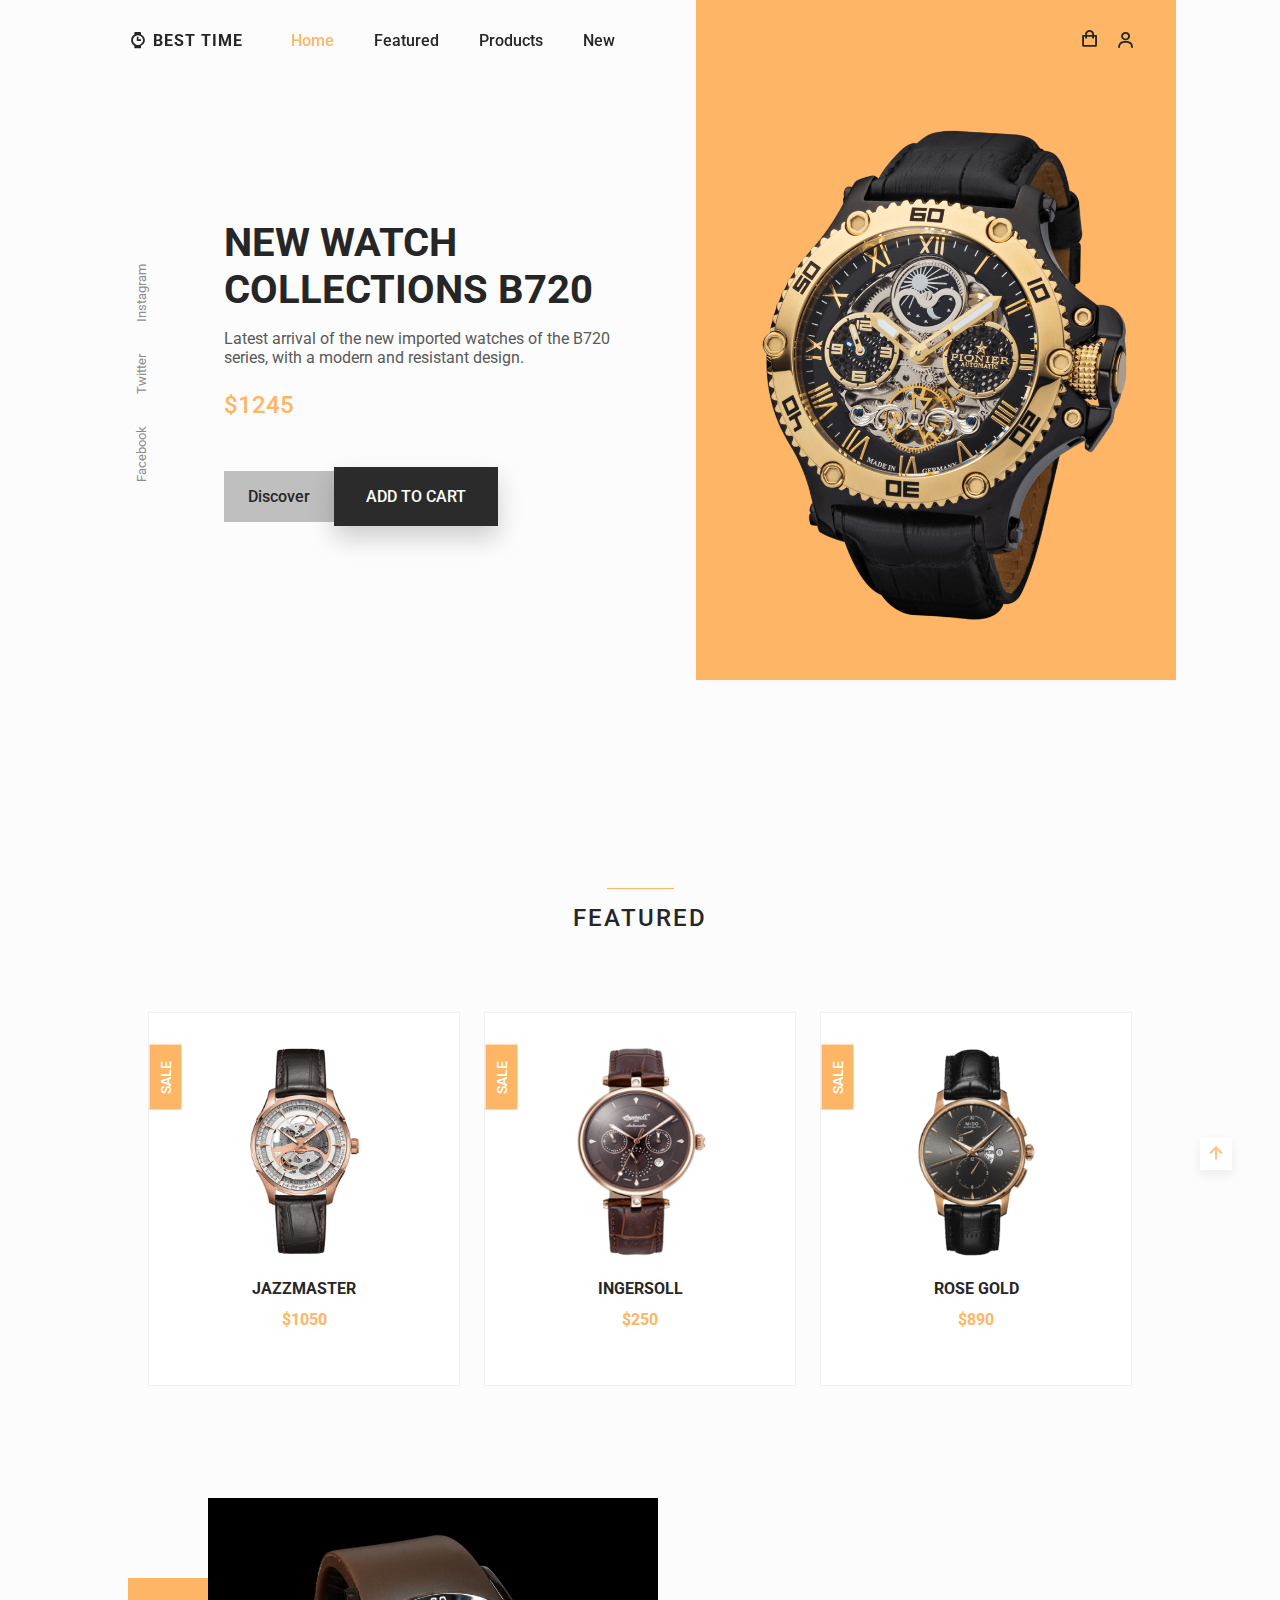
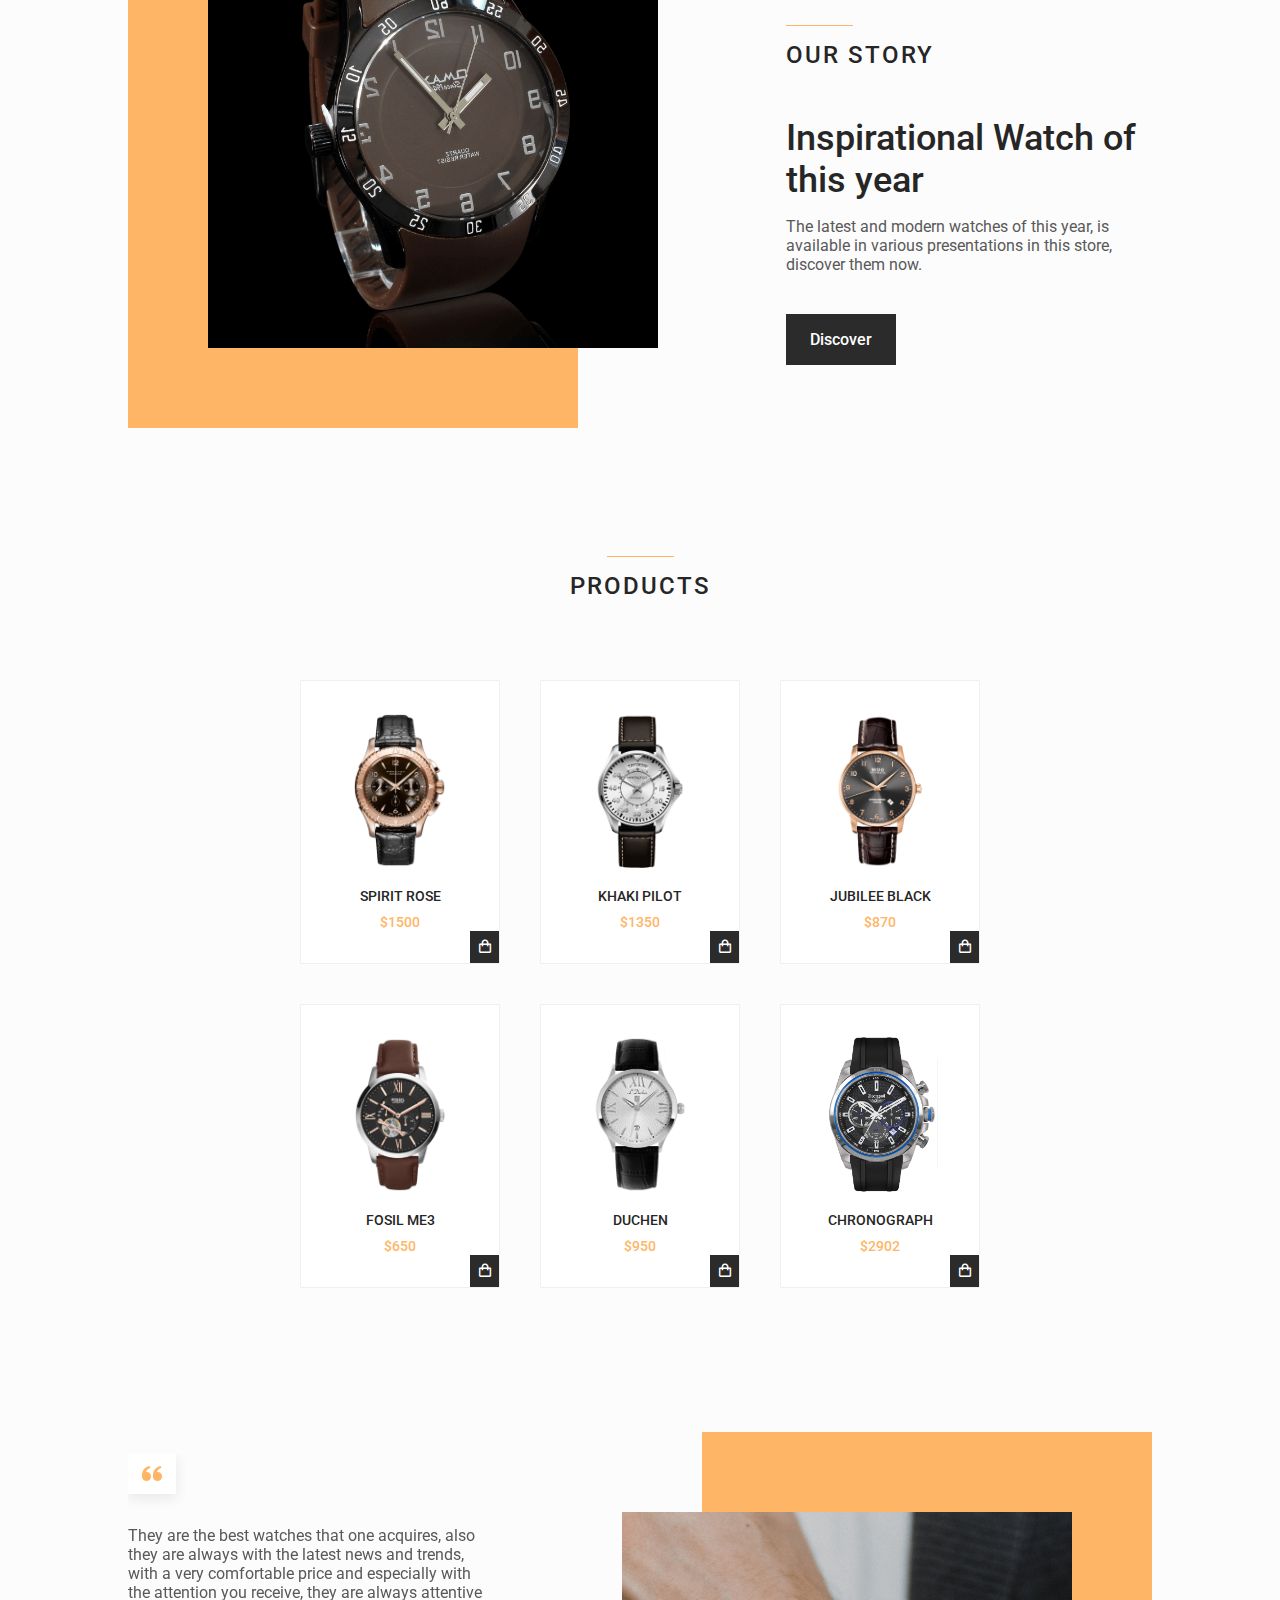
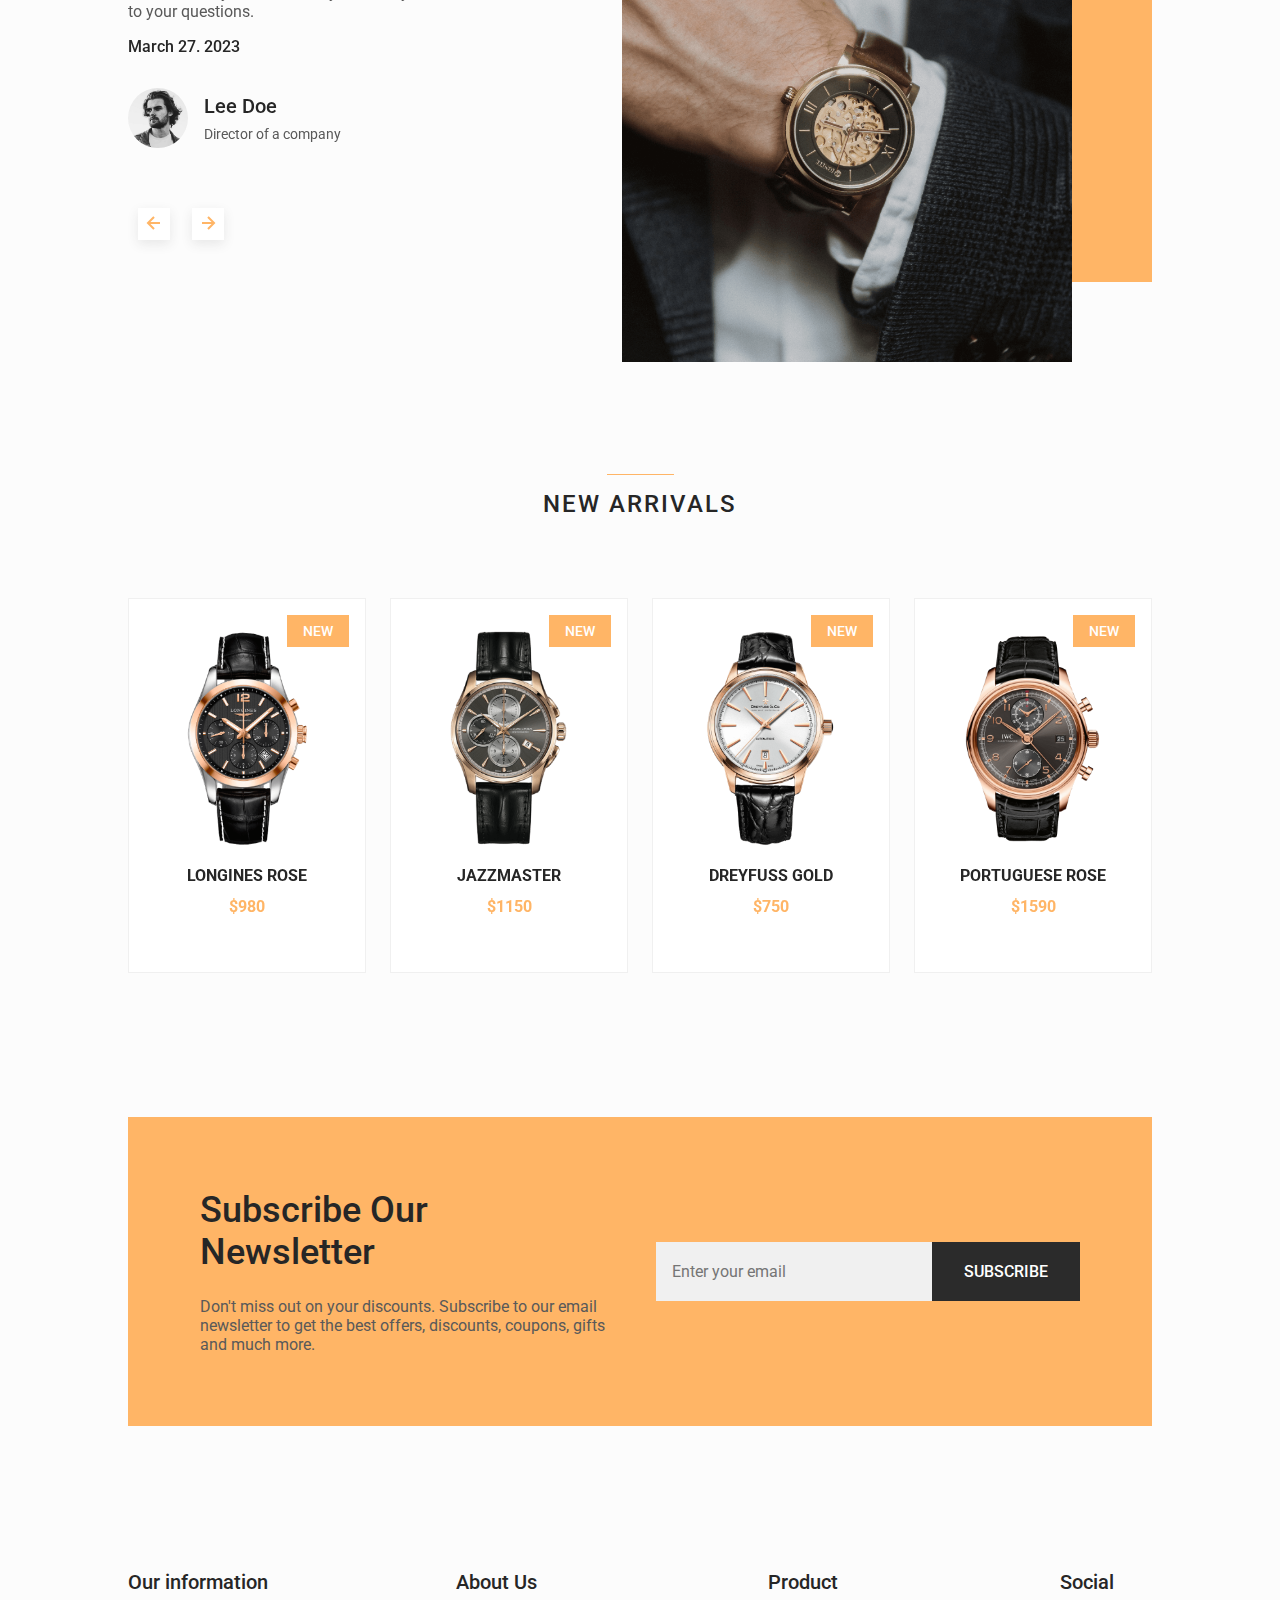
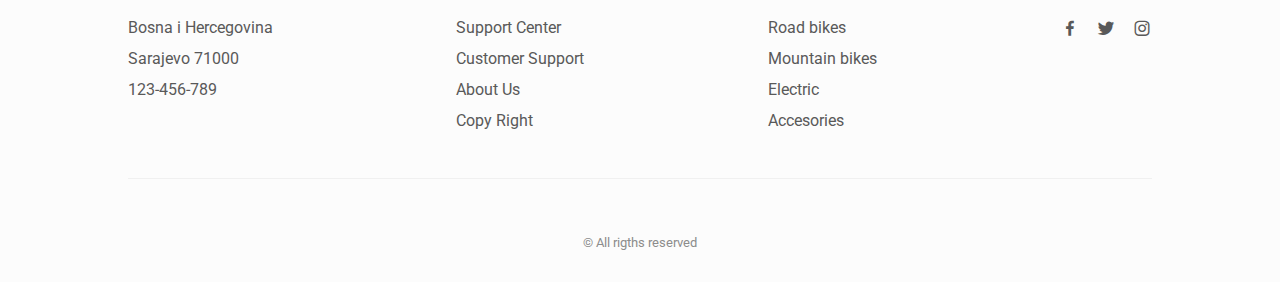
<file: responsive-watches-website-main/index.html>
<!DOCTYPE html>
    <html lang="en">
    <head>
        <meta charset="UTF-8">
        <meta name="viewport" content="width=device-width, initial-scale=1.0">

        <!--=============== FAVICON ===============-->
        <link rel="shortcut icon" href="assets/img/favicon.png" type="image/x-icon">

        <!--=============== BOXICONS ===============-->
        <link rel="stylesheet" href="https://cdn.jsdelivr.net/npm/boxicons@latest/css/boxicons.min.css">

        <!--=============== SWIPER CSS ===============--> 
        <link rel="stylesheet" href="assets/css/swiper-bundle.min.css">

        <!--=============== CSS ===============-->
        <link rel="stylesheet" href="assets/css/styles.css">

        <title>Best Time</title>
    </head>
    <body>
        <!--==================== HEADER ====================-->
        <header class="header" id="header">
            <nav class="nav container">
                <a href="#" class="nav__logo">
                    <i class='bx bxs-watch nav__logo-icon'></i> Best Time
                </a>
        
                <div class="nav__menu" id="nav-menu">
                    <ul class="nav__list">
                        <li class="nav__item">
                            <a href="#home" class="nav__link active-link">Home</a>
                        </li>
                        <li class="nav__item">
                            <a href="#featured" class="nav__link">Featured</a>
                        </li>
                        <li class="nav__item">
                            <a href="#products" class="nav__link">Products</a>
                        </li>
                        <li class="nav__item">
                            <a href="#new" class="nav__link">New</a>
                        </li>
                    </ul>
        
                    <div class="nav__close" id="nav-close">
                        <i class='bx bx-x'></i>
                    </div>
                </div>
        
                <div class="nav__btns">
                    <div class="nav__shop" id="cart-shop">
                        <i class='bx bx-shopping-bag'></i>
                    </div>
        
                    <div class="nav__user" id="user">
                        <i class='bx bx-user'></i>
                    </div>
            <!--Login and register forma-->
                    <div class="login-register-form" id="login-register-form">
                        <h2>Login or Register</h2>
                        <form id="login-form">
                            <input type="text" placeholder="Username">
                            <input type="password" placeholder="Password">
                            <button type="submit">Login</button>
                        </form>
                        <form id="register-form" style="display: none;">
                            <input type="text" placeholder="Username">
                            <input type="email" placeholder="Email">
                            <input type="password" placeholder="Password">
                            <button type="submit">Register</button>
                        </form>
                        <p id="toggle-link">Don't have an account? Register</p>
                    </div>
                
                    <section class="wrapper">
                    </section>
                
                    <script>
                        const loginForm = document.getElementById("login-form");
                        const registerForm = document.getElementById("register-form");
                        const toggleLink = document.getElementById("toggle-link");
                
                        toggleLink.addEventListener("click", () => {
                            loginForm.style.display = loginForm.style.display === "none" ? "block" : "none";
                            registerForm.style.display = registerForm.style.display === "none" ? "block" : "none";
                        });
                    </script>
                </body>
                </html>
        
                    <div class="nav__toggle" id="nav-toggle">
                        <i class='bx bx-grid-alt'></i>
                    </div>
                </div>
            </nav>
        </header>

        <!--==================== CART ====================-->
        <div class="cart" id="cart">
            <i class='bx bx-x cart__close' id="cart-close"></i>
            <h2 class="cart__title-center">My Cart</h2>
            <div class="cart__container">
                <article class="cart__card">
                    <div class="cart__box">
                        <img src="assets/img/featured1.png" alt="" class="cart__img">
                    </div>
                    <div class="cart__details">
                        <h3 class="cart__title">Jazzmaster</h3>
                        <span class="cart__price">$1050</span>
                        <div class="cart__amount">
                            <div class="cart__amount-content">
                                <span class="cart__amount-box">
                                    <i class='bx bx-minus' ></i>
                                </span>
                                <span class="cart__amount-number">1</span>
                                <span class="cart__amount-box">
                                    <i class='bx bx-plus' ></i>
                                </span>
                            </div>
                            <i class='bx bx-trash-alt cart__amount-trash' ></i>
                        </div>
                    </div>
                </article>
                
                <article class="cart__card">
                    <div class="cart__box">
                        <img src="assets/img/featured3.png" alt="" class="cart__img">
                    </div>

                    <div class="cart__details">
                        <h3 class="cart__title">Rose Gold</h3>
                        <span class="cart__price">$850</span>

                        <div class="cart__amount">
                            <div class="cart__amount-content">
                                <span class="cart__amount-box">
                                    <i class='bx bx-minus' ></i>
                                </span>

                                <span class="cart__amount-number">1</span>

                                <span class="cart__amount-box">
                                    <i class='bx bx-plus' ></i>
                                </span>
                            </div>

                            <i class='bx bx-trash-alt cart__amount-trash' ></i>
                        </div>
                    </div>
                </article>

                <article class="cart__card">
                    <div class="cart__box">
                        <img src="assets/img/new1.png" alt="" class="cart__img">
                    </div>

                    <div class="cart__details">
                        <h3 class="cart__title">Longines Rose</h3>
                        <span class="cart__price">$980</span>

                        <div class="cart__amount">
                            <div class="cart__amount-content">
                                <span class="cart__amount-box">
                                    <i class='bx bx-minus' ></i>
                                </span>

                                <span class="cart__amount-number">1</span>

                                <span class="cart__amount-box">
                                    <i class='bx bx-plus' ></i>
                                </span>
                            </div>

                            <i class='bx bx-trash-alt cart__amount-trash' ></i>
                        </div>
                    </div>
                </article>
            </div>

            <div class="cart__prices">
                <span class="cart__prices-item">0 items</span>
                <span class="cart__prices-total">$0.00</span>
            </div>

                <div class="checkout">
                    <a href="checkout.html">CHECKOUT</a>
                </div>
            </div>
        </div>
    
        </div>

        <!--==================== MAIN ====================-->
        <main class="main">
            <!--==================== HOME ====================-->
            <section class="home" id="home">
                <div class="home__container container grid">
                    <div class="home__img-bg">
                        <img src="assets/img/home.png" alt="" class="home__img">
                    </div>
    
                    <div class="home__social">
                        <a href="https://www.facebook.com/" target="_blank" class="home__social-link">
                            Facebook
                        </a>
                        <a href="https://twitter.com/" target="_blank" class="home__social-link">
                            Twitter
                        </a>
                        <a href="https://www.instagram.com/" target="_blank" class="home__social-link">
                            Instagram
                        </a>
                    </div>
    
                    <div class="home__data">
                        <h1 class="home__title">NEW WATCH <br> COLLECTIONS B720</h1>
                        <p class="home__description">
                            Latest arrival of the new imported watches of the B720 series, 
                            with a modern and resistant design.
                        </p>
                        <span class="home__price">$1245</span>

                        <div class="home__btns">
                            <a href="#" class="button button--gray button--small">
                                Discover
                            </a>

                            <button class="button home__button">ADD TO CART</button>
                        </div>
                    </div>
                </div>
            </section>

            <!--==================== FEATURED ====================-->
            <section class="featured section container" id="featured">
                <h2 class="section__title">
                    Featured
                </h2>

                <div class="featured__container grid">
                    <article class="featured__card">
                        <span class="featured__tag">Sale</span>

                        <img src="assets/img/featured1.png" alt="" class="featured__img">

                        <div class="featured__data">
                            <h3 class="featured__title">Jazzmaster</h3>
                            <span class="featured__price">$1050</span>
                        </div>

                        <button class="button featured__button">ADD TO CART</button>
                    </article>

                    <article class="featured__card">
                        <span class="featured__tag">Sale</span>

                        <img src="assets/img/featured2.png" alt="" class="featured__img">

                        <div class="featured__data">
                            <h3 class="featured__title">Ingersoll</h3>
                            <span class="featured__price">$250</span>
                        </div>

                        <button class="button featured__button">ADD TO CART</button>
                    </article>

                    <article class="featured__card">
                        <span class="featured__tag">Sale</span>

                        <img src="assets/img/featured3.png" alt="" class="featured__img">

                        <div class="featured__data">
                            <h3 class="featured__title">Rose gold</h3>
                            <span class="featured__price">$890</span>
                        </div>

                        <button class="button featured__button">ADD TO CART</button>
                    </article>
                </div>
            </section>

            <!--==================== STORY ====================-->
            <section class="story section container">
                <div class="story__container grid">
                    <div class="story__data">
                        <h2 class="section__title story__section-title">
                            Our Story
                        </h2>
    
                        <h1 class="story__title">
                            Inspirational Watch of <br> this year
                        </h1>
    
                        <p class="story__description">
                            The latest and modern watches of this year, is available in various 
                            presentations in this store, discover them now.
                        </p>
    
                        <a href="#" class="button button--small">Discover</a>
                    </div>

                    <div class="story__images">
                        <img src="assets/img/story.png" alt="" class="story__img">
                        <div class="story__square"></div>
                    </div>
                </div>
            </section>

            <!--==================== PRODUCTS ====================-->
            <section class="products section container" id="products">
                <h2 class="section__title">
                    Products
                </h2>

                <div class="products__container grid">
                    <article class="products__card">
                        <img src="assets/img/product1.png" alt="" class="products__img">

                        <h3 class="products__title">Spirit rose</h3>
                        <span class="products__price">$1500</span>

                        <button class="products__button">
                            <i class='bx bx-shopping-bag'></i>
                        </button>
                    </article>

                    <article class="products__card">
                        <img src="assets/img/product2.png" alt="" class="products__img">

                        <h3 class="products__title">Khaki pilot</h3>
                        <span class="products__price">$1350</span>

                        <button class="products__button">
                            <i class='bx bx-shopping-bag'></i>
                        </button>
                    </article>

                    <article class="products__card">
                        <img src="assets/img/product3.png" alt="" class="products__img">

                        <h3 class="products__title">Jubilee black</h3>
                        <span class="products__price">$870</span>

                        <button class="products__button">
                            <i class='bx bx-shopping-bag'></i>
                        </button>
                    </article>

                    <article class="products__card">
                        <img src="assets/img/product4.png" alt="" class="products__img">

                        <h3 class="products__title">Fosil me3</h3>
                        <span class="products__price">$650</span>

                        <button class="products__button">
                            <i class='bx bx-shopping-bag'></i>
                        </button>
                    </article>

                    <article class="products__card">
                        <img src="assets/img/product5.png" alt="" class="products__img">

                        <h3 class="products__title">Duchen</h3>
                        <span class="products__price">$950</span>

                        <button class="products__button">
                            <i class='bx bx-shopping-bag'></i>
                        </button>
                    </article>

                        <article class="products__card">
                            <img src="assets/img/product6.png" alt="" class="products__img">
    
                            <h3 class="products__title">CHRONOGRAPH</h3>
                            <span class="products__price">$2902</span>
    
                            <button class="products__button">
                                <i class='bx bx-shopping-bag'></i>
                            </button>
                        </article>
                </div>
            </section>

            <!--==================== TESTIMONIAL ====================-->
            <section class="testimonial section container">
                <div class="testimonial__container grid">
                    <div class="swiper testimonial-swiper">
                        <div class="swiper-wrapper">
                            <div class="testimonial__card swiper-slide">
                                <div class="testimonial__quote">
                                    <i class='bx bxs-quote-alt-left' ></i>
                                </div>
                                <p class="testimonial__description">
                                    They are the best watches that one acquires, also they are always with the latest 
                                    news and trends, with a very comfortable price and especially with the attention 
                                    you receive, they are always attentive to your questions.
                                </p>
                                <h3 class="testimonial__date">March 27. 2023</h3>
        
                                <div class="testimonial__perfil">
                                    <img src="assets/img/testimonial1.jpg" alt="" class="testimonial__perfil-img">
        
                                    <div class="testimonial__perfil-data">
                                        <span class="testimonial__perfil-name">Lee Doe</span>
                                        <span class="testimonial__perfil-detail">Director of a company</span>
                                    </div>
                                </div>
                            </div>

                            <div class="testimonial__card swiper-slide">
                                <div class="testimonial__quote">
                                    <i class='bx bxs-quote-alt-left' ></i>
                                </div>
                                <p class="testimonial__description">
                                    They are the best watches that one acquires, also they are always with the latest 
                                    news and trends, with a very comfortable price and especially with the attention 
                                    you receive, they are always attentive to your questions.
                                </p>
                                <h3 class="testimonial__date">March 27. 2023</h3>
        
                                <div class="testimonial__perfil">
                                    <img src="assets/img/testimonial2.jpg" alt="" class="testimonial__perfil-img">
        
                                    <div class="testimonial__perfil-data">
                                        <span class="testimonial__perfil-name">Samantha Mey</span>
                                        <span class="testimonial__perfil-detail">Director of a company</span>
                                    </div>
                                </div>
                            </div>

                            <div class="testimonial__card swiper-slide">
                                <div class="testimonial__quote">
                                    <i class='bx bxs-quote-alt-left' ></i>
                                </div>
                                <p class="testimonial__description">
                                    They are the best watches that one acquires, also they are always with the latest 
                                    news and trends, with a very comfortable price and especially with the attention 
                                    you receive, they are always attentive to your questions.
                                </p>
                                <h3 class="testimonial__date">March 27. 2023</h3>
        
                                <div class="testimonial__perfil">
                                    <img src="assets/img/testimonial3.jpg" alt="" class="testimonial__perfil-img">
        
                                    <div class="testimonial__perfil-data">
                                        <span class="testimonial__perfil-name">Raul Zaman</span>
                                        <span class="testimonial__perfil-detail">Director of a company</span>
                                    </div>
                                </div>
                            </div>
                        </div>
                        
                        <div class="swiper-button-next">
                            <i class='bx bx-right-arrow-alt' ></i>
                        </div>
                        <div class="swiper-button-prev">
                            <i class='bx bx-left-arrow-alt' ></i>
                        </div>
                    </div>

                    <div class="testimonial__images">
                        <div class="testimonial__square"></div>
                        <img src="assets/img/testimonial.png" alt="" class="testimonial__img">
                    </div>
                </div>
            </section>

            <!--==================== NEW ====================-->
            <section class="new section container" id="new">
                <h2 class="section__title">
                    New Arrivals
                </h2>
                
                <div class="new__container">
                    <div class="swiper new-swiper">
                        <div class="swiper-wrapper">
                            <article class="new__card swiper-slide">
                                <span class="new__tag">New</span>
        
                                <img src="assets/img/new1.png" alt="" class="new__img">
        
                                <div class="new__data">
                                    <h3 class="new__title">Longines rose</h3>
                                    <span class="new__price">$980</span>
                                </div>
        
                                <button class="button new__button">ADD TO CART</button>
                            </article>

                            <article class="new__card swiper-slide">
                                <span class="new__tag">New</span>
        
                                <img src="assets/img/new2.png" alt="" class="new__img">
        
                                <div class="new__data">
                                    <h3 class="new__title">Jazzmaster</h3>
                                    <span class="new__price">$1150</span>
                                </div>
        
                                <button class="button new__button">ADD TO CART</button>
                            </article>

                            <article class="new__card swiper-slide">
                                <span class="new__tag">New</span>
        
                                <img src="assets/img/new3.png" alt="" class="new__img">
        
                                <div class="new__data">
                                    <h3 class="new__title">Dreyfuss gold</h3>
                                    <span class="new__price">$750</span>
                                </div>
        
                                <button class="button new__button">ADD TO CART</button>
                            </article>

                            <article class="new__card swiper-slide">
                                <span class="new__tag">New</span>
        
                                <img src="assets/img/new4.png" alt="" class="new__img">
        
                                <div class="new__data">
                                    <h3 class="new__title">Portuguese rose</h3>
                                    <span class="new__price">$1590</span>
                                </div>
        
                                <button class="button new__button">ADD TO CART</button>
                            </article>                       
                        </div>
                    </div>
                </div>
            </section>

            <!--==================== NEWSLETTER ====================-->
            <section class="newsletter section container">
                <div class="newsletter__bg grid">
                    <div>
                        <h2 class="newsletter__title">Subscribe Our <br> Newsletter</h2>
                        <p class="newsletter__description">
                            Don't miss out on your discounts. Subscribe to our email 
                            newsletter to get the best offers, discounts, coupons, 
                            gifts and much more.
                        </p>
                    </div>

                    <form action="" class="newsletter__subscribe">
                        <input type="email" placeholder="Enter your email" class="newsletter__input">
                        <button class="button">
                            SUBSCRIBE
                        </button>
                    </form>
                </div>
            </section>
        </main>

        <!--==================== FOOTER ====================-->
        <footer class="footer section">
            <div class="footer__container container grid">
                <div class="footer__content">
                    <h3 class="footer__title">Our information</h3>

                    <ul class="footer__list">
                        <li>Bosna i Hercegovina</li>
                        <li>Sarajevo 71000</li>
                        <li>123-456-789</li>
                    </ul>
                </div>
                <div class="footer__content">
                    <h3 class="footer__title">About Us</h3>

                    <ul class="footer__links">
                        <li>
                            <a href="#" class="footer__link">Support Center</a>
                        </li>
                        <li>
                            <a href="#" class="footer__link">Customer Support</a>
                        </li>
                        <li>
                            <a href="#" class="footer__link">About Us</a>
                        </li>
                        <li>
                            <a href="#" class="footer__link">Copy Right</a>
                        </li>
                    </ul>
                </div>

                <div class="footer__content">
                    <h3 class="footer__title">Product</h3>

                    <ul class="footer__links">
                        <li>
                            <a href="#" class="footer__link">Road bikes</a>
                        </li>
                        <li>
                            <a href="#" class="footer__link">Mountain bikes</a>
                        </li>
                        <li>
                            <a href="#" class="footer__link">Electric</a>
                        </li>
                        <li>
                            <a href="#" class="footer__link">Accesories</a>
                        </li>
                    </ul>
                </div>

                <div class="footer__content">
                    <h3 class="footer__title">Social</h3>

                    <ul class="footer__social">
                        <a href="https://www.facebook.com/" target="_blank" class="footer__social-link">
                            <i class='bx bxl-facebook'></i>
                        </a>

                        <a href="https://twitter.com/" target="_blank" class="footer__social-link">
                            <i class='bx bxl-twitter' ></i>
                        </a>

                        <a href="https://www.instagram.com/" target="_blank" class="footer__social-link">
                            <i class='bx bxl-instagram' ></i>
                        </a>
                    </ul>
                </div>
            </div>

            <span class="footer__copy">&#169;  All rigths reserved</span>
        </footer>

        <!--=============== SCROLL UP ===============-->
        <a href="#" class="scrollup" id="scroll-up"> 
            <i class='bx bx-up-arrow-alt scrollup__icon' ></i>
        </a>

        <!--=============== SWIPER JS ===============-->
        <script src="assets/js/swiper-bundle.min.js"></script>

        <!--=============== MAIN JS ===============-->
        <script src="assets/js/main.js"></script>
    </body>
</html>
</file>
<file: responsive-watches-website-main/assets/css/styles.css>
/*=============== GOOGLE FONTS ===============*/
@import url("https://fonts.googleapis.com/css2?family=Roboto:wght@400;500;700&display=swap");

/*=============== VARIABLES CSS ===============*/
:root {
  --header-height: 3.5rem;

  /*========== Colors ==========*/
  --first-color: hsl(31, 100%, 70%);
  --button-color: hsl(0, 0%, 17%);
  --button-color-alt: hsl(0, 0%, 21%);
  --title-color: hsl(0, 0%, 15%);
  --text-color: hsl(0, 0%, 35%);
  --text-color-light: hsl(0, 0%, 55%);
  --body-color: hsl(0, 0%, 99%);
  --container-color: #fff;
  --border-color: hsl(0, 0%, 94%);

  /*========== Font and typography ==========*/
  --body-font: 'Roboto', sans-serif;
  --biggest-font-size: 2rem;
  --h1-font-size: 1.5rem;
  --h2-font-size: 1.25rem;
  --h3-font-size: 1rem;
  --normal-font-size: .938rem;
  --small-font-size: .813rem;
  --smaller-font-size: .75rem;

  /*========== Font weight ==========*/
  --font-medium: 500;
  --font-bold: 700;

  /*========== Margenes Bottom ==========*/
  --mb-0-5: .5rem;
  --mb-0-75: .75rem;
  --mb-1: 1rem;
  --mb-1-5: 1.5rem;
  --mb-2: 2rem;
  --mb-2-5: 2.5rem;
  --mb-3: 3rem;

  /*========== z index ==========*/
  --z-tooltip: 10;
  --z-fixed: 100;
}

@media screen and (min-width: 968px) {
  :root {
    --biggest-font-size: 2.5rem;
    --h1-font-size: 2.25rem;
    --h2-font-size: 1.5rem;
    --h3-font-size: 1.25rem;
    --normal-font-size: 1rem;
    --small-font-size: .875rem;
    --smaller-font-size: .813rem;
  }
}

/*=============== BASE ===============*/
* {
  box-sizing: border-box;
  padding: 0;
  margin: 0;
}

html {
  scroll-behavior: smooth;
}

body,
button,
input {
  font-family: var(--body-font);
  font-size: var(--normal-font-size);
}

body {
  margin: 0;
  background-color: var(--body-color);
  color: var(--text-color);
  /*For animation dark mode*/
  transition: .4s;
}

h1, h2, h3, h4 {
  color: var(--title-color);
  font-weight: var(--font-medium);
}

ul {
  list-style: none;
}

a {
  text-decoration: none;
}

img {
  max-width: 100%;
  height: auto;
}

button {
  cursor: pointer;
  border: none;
  outline: none;
}

/*=============== REUSABLE CSS CLASSES ===============*/
.container {
  max-width: 1024px;
  margin-left: var(--mb-1-5);
  margin-right: var(--mb-1-5);
}

.grid {
  display: grid;
}

.main {
  overflow: hidden;
}

.section {
  padding: 6.5rem 0 1rem;
}

.section__title {
  position: relative;
  font-size: var(--h3-font-size);
  margin-bottom: var(--mb-3);
  text-transform: uppercase;
  letter-spacing: 2px;
  text-align: center;
}

.section__title::before {
  content: '';
  position: absolute;
  top: -1rem;
  left: 0;
  right: 0;
  margin: 0 auto;
  width: 67px;
  height: 1px;
  background-color: var(--first-color);
}

/*=============== HEADER & NAV ===============*/
.header {
  width: 100%;
  background: transparent;
  position: fixed;
  top: 0;
  left: 0;
  z-index: var(--z-fixed);
  /*For animation dark mode*/
  transition: .4s;
}

.nav {
  height: var(--header-height);
  display: flex;
  justify-content: space-between;
  align-items: center;
}

.nav__logo, 
.nav__toggle, 
.nav__shop, 
.nav__user,
.nav__close {
  color: var(--title-color);
}

.nav__logo {
  text-transform: uppercase;
  font-weight: var(--font-bold);
  letter-spacing: 1px;
  display: inline-flex;
  align-items: center;
  column-gap: .25rem;
}

.nav__logo-icon {
  font-size: 1.25rem;
}

.nav__btns {
  display: flex;
  align-items: center;
  column-gap: 1rem;
}

.nav__toggle,
.nav__user,
.nav__shop {
  font-size: 1.25rem;
  cursor: pointer;
}

.nav__user {
  display: inline-flex;
  align-items: center;
  column-gap: 0.25rem;
}

.login-register-form {
  display: none;
  position: fixed;
  top: 50%;
  left: 50%;
  transform: translate(-50%, -50%);
  background: white;
  padding: 20px;
  box-shadow: 0px 0px 10px rgba(0, 0, 0, 0.1);
  z-index: 999;
   /*For animation dark mode*/
   transition: .4s;
}

.login-register-form.active {
  display: block;
}

.login-register-form {
  display: none;
  position: fixed;
  top: 50%;
  left: 50%;
  transform: translate(-50%, -50%);
  background: white;
  padding: 30px;
  box-shadow: 0 0 20px rgba(0, 0, 0, 0.1);
  border-radius: 10px;
  z-index: 999;
  width: 400px;
  max-width: 90%;
}


.login-register-form h2 {
  font-size: 24px;
  font-weight: 600;
  margin-bottom: 20px;
}

.login-register-form form {
  display: flex;
  flex-direction: column;
}

.login-register-form input {
  height: 50px;
  padding: 10px 15px;
  font-size: 16px;
  border: 1px solid #ccc;
  margin-bottom: 15px;
  border-radius: 6px;
}

.login-register-form button {
  background-color:hsl(31, 100%, 70%);
  color: white;
  padding: 12px 20px;
  border: none;
  border-radius: 6px;
  font-size: 16px;
  font-weight: 600;
  cursor: pointer;
  
}

.login-register-form button:hover {
  background-color: #dd5506;
}

.login-register-form a {
  text-align: center;
  margin-top: 10px;
  color:hsl(31, 100%, 70%);
  text-decoration: none;
}

.login-register-form a:hover {
  text-decoration: underline;
}

@media screen and (max-width: 767px) {
  .nav__menu {
    position: fixed;
    background-color: var(--body-color);
    top: 0;
    right: -100%;
    width: 100%;
    height: 100%;
    padding: 6rem 2rem 3.5rem;
    transition: .3s;
  }
}

.nav__list {
  display: flex;
  flex-direction: column;
  align-items: center;
  row-gap: 2rem;
}

.nav__link {
  color: var(--title-color);
  font-weight: var(--font-medium);
  text-transform: uppercase;
  font-size: var(--h2-font-size);
  transition: .3s;
}

.nav__link:hover {
  color: var(--first-color);
}

.nav__close {
  font-size: 2rem;
  position: absolute;
  top: .9rem;
  right: 1.25rem;
  cursor: pointer;
}

/* Show menu */
.show-menu {
  right: 0;
}

/* Change background header */
.scroll-header {
  background-color: var(--body-color);
  box-shadow: 0 1px 4px hsla(0, 4%, 15%, .10);
}

/* Active link */
.active-link {
  color: var(--first-color);
}

/*=============== HOME ===============*/
.home__container {
  position: relative;
  row-gap: 2.5rem;
}

.home__img {
  width: 240px;
}

.home__img-bg {
  background-color: var(--first-color);
  width: 258px;
  height: 430px;
  padding-bottom: 2rem;
  display: flex;
  justify-content: center;
  align-items: flex-end;
  justify-self: flex-end;
  transform: translateX(1.5rem);
}

.home__social {
  position: absolute;
  top: 35%;
  left: -5rem;
  transform: rotate(-90deg);
  display: flex;
  column-gap: 1rem;
}

.home__social-link {
  font-size: var(--smaller-font-size);
  color: var(--text-color-light);
  transition: .3s;
}

.home__social-link:hover {
  color: var(--title-color);
}

.home__title {
  font-size: var(--biggest-font-size);
  font-weight: var(--font-bold);
  margin-bottom: var(--mb-1);
}

.home__description {
  margin-bottom: var(--mb-1-5);
}

.home__price {
  display: inline-block;
  font-size: var(--h2-font-size);
  font-weight: var(--font-medium);
  color: var(--first-color);
  margin-bottom: var(--mb-3);
}

.home__btns {
  display: flex;
  align-items: center;
}

.home__button {
  box-shadow: 0 12px 24px hsla(0, 0%, 10%, .2);
}

/*=============== BUTTONS ===============*/
.button {
  display: inline-block;
  background-color: var(--button-color);
  color: #FFF;
  padding: 1.25rem 2rem;
  font-weight: var(--font-medium);
  transition: .3s;
}

.button:hover {
  background-color: var(--button-color-alt);
}

.button--gray {
  background-color: hsl(0, 0%, 75%);
  color: var(--title-color);
}

.button--gray:hover {
  background-color: hsl(0, 0%, 63%);
}

.button--small {
  padding: 1rem 1.5rem;
}

/*=============== FEATURED ===============*/
.featured__container {
  row-gap: 2.5rem;
}

.featured__card {
  position: relative;
  text-align: center;
  background-color: var(--container-color);
  padding-top: 2rem;
  border: 1px solid var(--border-color);
  overflow-y: hidden;
  transition: .3s;
}

.featured__tag {
  background-color: var(--first-color);
  padding: .5rem 1rem;
  color: #fff;
  text-transform: uppercase;
  font-size: var(--small-font-size);
  font-weight: var(--font-medium);
  position: absolute;
  transform: rotate(-90deg);
  left: -1rem;
  top: 3rem;
}

.featured__img {
  height: 214px;
  margin-bottom: var(--mb-1);
}

.featured__title, 
.featured__price {
  font-size: var(--h3-font-size);
  font-weight: var(--font-bold);
}

.featured__title {
  text-transform: uppercase;
  margin-bottom: var(--mb-0-75);
}

.featured__price {
  display: block;
  color: var(--first-color);
  transition: .3s;
}

.featured__button {
  font-size: var(--small-font-size);
  transform: translateY(1rem);
  opacity: 0;
}

.featured__card:hover {
  box-shadow: 0 12px 32px hsla(0, 0%, 20%, .1);
  padding: 2rem 0 3rem 0;
}

.featured__card:hover .featured__button {
  transform: translateY(0);
  opacity: 1;
}

.featured__card:hover .featured__price {
  margin-bottom: var(--mb-1-5);
}

/*=============== STORY ===============*/
.story__container {
  row-gap: 7.5rem;
}

.story__title {
  font-size: var(--h1-font-size);
  margin-bottom: var(--mb-1);
}

.story__description {
  margin-bottom: var(--mb-2-5);
}

.story__images {
  position: relative;
}

.story__img, 
.story__square {
  width: 250px;
}

.story__square {
  height: 250px;
  background-color: var(--first-color);
}

.story__img {
  position: absolute;
  left: 3rem;
  top: -3rem;
}

/*=============== PRODUCTS ===============*/
.products__container {
  grid-template-columns: repeat(2, 1fr);
  gap: 2rem;
}

.products__card {
  position: relative;
  background-color: var(--container-color);
  padding: 1.25rem 0;
  border: 1px solid var(--border-color);
  text-align: center;
  transition: .3s;
}

.products__img {
  height: 125px;
  margin-bottom: var(--mb-1);
}

.products__title, 
.products__price {
  font-size: var(--small-font-size);
  font-weight: var(--font-medium);
}

.products__title {
  text-transform: uppercase;
  margin-bottom: var(--mb-0-5);
}

.products__price {
  color: var(--first-color);
}

.products__button {
  background-color: var(--button-color);
  padding: .4rem;
  color: #fff;
  font-size: 1rem;
  position: absolute;
  right: 0;
  bottom: 0;
  transition: .3s;
}

.products__button:hover {
  background-color: var(--button-color-alt);
}

.products__card:hover {
  box-shadow: 0 8px 32px hsla(0, 0%, 10%, .1);
}

/*=============== TESTIMONIAL ===============*/
.testimonial__container {
  row-gap: 4rem;
}

.testimonial__quote {
  display: inline-flex;
  background-color: var(--container-color);
  padding: .5rem .75rem;
  font-size: 1.5rem;
  color: var(--first-color);
  box-shadow: 0 4px 12px hsla(0, 0%, 20%, .1);
  margin-bottom: var(--mb-2);
}

.testimonial__description {
  margin-bottom: var(--mb-1);
}

.testimonial__date {
  font-size: var(--normal-font-size);
  margin-bottom: var(--mb-2);
}

.testimonial__perfil {
  display: flex;
  align-items: center;
  column-gap: 1rem;
  margin-bottom: 7rem;
}

.testimonial__perfil-img {
  width: 60px;
  height: 60px;
  border-radius: 3rem;
}

.testimonial__perfil-data {
  display: flex;
  flex-direction: column;
  row-gap: .5rem;
}

.testimonial__perfil-name {
  font-size: var(--h3-font-size);
  font-weight: var(--font-medium);
  color: var(--title-color);
}

.testimonial__perfil-detail {
  font-size: var(--small-font-size);
}

.testimonial__images {
  position: relative;
}

.testimonial__img, 
.testimonial__square {
  width: 250px;
}

.testimonial__square {
  height: 250px;
  background-color: var(--first-color);
  margin-left: auto;
}

.testimonial__img {
  position: absolute;
  right: 2rem;
  top: 3rem;
}

.testimonial-swiper {
  margin-left: initial;
  margin-right: initial;
}

.swiper-button-prev:after,
.swiper-button-next:after {
  content: '';
}

/* Swiper class */
.swiper-button-next,
.swiper-button-prev {
  top: initial;
  bottom: 5%;
  width: initial;
  height: initial;
  background-color: var(--container-color);
  box-shadow: 0 4px 12px hsla(0, 0%, 20%, .1);
  padding: .25rem;
  font-size: 1.5rem;
  color: var(--first-color);
}

.swiper-button-next {
  right: initial;
  left: 4rem;
}

/*=============== NEW ===============*/
.new__card {
  position: relative;
  text-align: center;
  background-color: var(--container-color);
  padding-top: 2rem;
  border: 1px solid var(--border-color);
  overflow-y: hidden;
  transition: .3s;
}

.new__tag {
  background-color: var(--first-color);
  padding: .5rem 1rem;
  color: #fff;
  text-transform: uppercase;
  font-size: var(--small-font-size);
  font-weight: var(--font-medium);
  position: absolute;
  top: 1rem;
  right: 1rem;
  transition: .3s;
}

.new__img {
  height: 215px;
  margin-bottom: var(--mb-1);
}

.new__title, 
.new__price {
  font-size: var(--h3-font-size);
  font-weight: var(--font-bold);
}

.new__title {
  text-transform: uppercase;
  margin-bottom: var(--mb-0-75);
}

.new__price {
  display: block;
  color: var(--first-color);
  transition: .3s;
}

.new__button {
  font-size: var(--small-font-size);
  transform: translateY(1rem);
  opacity: 0;
}

.new__card:hover {
  background-color: var(--first-color);
  box-shadow: 0 12px 32px hsla(0, 0%, 20%, .1);
  padding: 2rem 0 3rem 0;
}

.new__card:hover .new__tag {
  background-color: var(--button-color);
}

.new__card:hover .new__button {
  transform: translateY(0);
  opacity: 1;
}

.new__card:hover .new__title {
  color: hsl(0, 0%, 15%);
}

.new__card:hover .new__price {
  color: hsl(0, 0%, 15%);
  margin-bottom: var(--mb-1-5);
}

/*=============== NEWSLETTER ===============*/
.newsletter__bg {
  background-color: var(--first-color);
  padding: 3rem 1.5rem;
  text-align: center;
  row-gap: 2.5rem;
}

.newsletter__title {
  font-size: var(--h1-font-size);
  color: hsl(0, 0%, 15%);
  margin-bottom: var(--mb-1-5);
}

.newsletter__description {
  color: hsl(0, 0%, 35%);
}

.newsletter__subscribe {
  display: flex;
  flex-direction: column;
  row-gap: .75rem;
}

.newsletter__input {
  border: none;
  outline: none;
  background-color: hsl(0, 0%, 94%);
  padding: 1.25rem 1rem;
  color: hsl(0, 0%, 15%);
}

/*=============== FOOTER ===============*/
.footer__container {
  row-gap: 2rem;
  border-bottom: 1px solid var(--border-color);
  padding-bottom: 3rem;
}

.footer__title {
  font-size: var(--h2-font-size);
  margin-bottom: var(--mb-1-5);
}

.footer__list, 
.footer__links {
  display: flex;
  flex-direction: column;
  row-gap: .75rem;
}

.footer__link {
  color: var(--text-color);
}

.footer__link:hover {
  color: var(--title-color);
}

.footer__social {
  display: flex;
  column-gap: 1rem;
}

.footer__social-link {
  font-size: 1.25rem;
  color: var(--text-color);
}

.footer__social-link:hover {
  color: var(--title-color);
}

.footer__copy {
  display: block;
  margin: 3.5rem 0 1rem 0;
  text-align: center;
  font-size: var(--smaller-font-size);
  color: var(--text-color-light);
}

/*=============== SCROLL UP ===============*/
.scrollup {
  position: fixed;
  right: 1rem;
  bottom: -30%;
  background-color: var(--container-color);
  box-shadow: 0 4px 12px hsla(0, 0%, 20%, .1);
  display: inline-flex;
  padding: .25rem;
  z-index: var(--z-tooltip);
  opacity: .8;
  transition: .4s;
}

.scrollup:hover {
  opacity: 1;
}

.scrollup__icon {
  font-size: 1.5rem;
  color: var(--first-color);
}

/* Show Scroll Up*/
.show-scroll {
  bottom: 3rem;
}

/*=============== SCROLL BAR ===============*/
::-webkit-scrollbar {
  width: .6rem;
  background: hsl(0, 0%, 74%);
}

::-webkit-scrollbar-thumb {
  background: hsl(0, 0%, 17%);
}

/*=============== CART ===============*/
.cart {
  position: fixed;
  background-color: var(--body-color);
  z-index: var(--z-fixed);
  width: 100%;
  height: 100%;
  top: 0;
  right: -100%;
  padding: 3.5rem 2rem;
  transition: .4s;
}

.cart__title-center {
  font-size: var(--h2-font-size);
  text-align: center;
  margin-bottom: var(--mb-3);
}

.cart__close {
  font-size: 2rem;
  color: var(--title-color);
  position: absolute;
  top: 1.25rem;
  right: .9rem;
  cursor: pointer;
}

.cart__container {
  display: grid;
  row-gap: 1.5rem;
}

.cart__card {
  display: flex;
  align-items: center;
  column-gap: 1rem;
}

.cart__box {
  background-color: var(--container-color);
  padding: .75rem 1.25rem;
  border: 1px solid var(--border-color);
}

.cart__img {
  width: 50px;
}

.cart__title {
  font-size: var(--normal-font-size);
  margin-bottom: .5rem;
}

.cart__price {
  display: block;
  font-size: var(--small-font-size);
  color: var(--first-color);
  margin-bottom: var(--mb-1-5);
}

.cart__amount,
.cart__amount-content{
  display: flex;
  align-items: center;
}

.cart__amount{
  column-gap: 3rem;
}

.cart__amount-content{
  column-gap: 1rem;
}

.cart__amount-box {
  display: inline-flex;
  padding: .25rem;
  background-color: var(--container-color);
  border: 1px solid var(--border-color);
  cursor: pointer;
}

.cart__amount-trash {
  font-size: 1.15rem;
  color: var(--first-color);
  cursor: pointer;
}

.cart__prices {
  margin-top: 6rem;
  display: flex;
  justify-content: space-between;
}

.cart__prices-item, 
.cart__prices-total {
  color: var(--title-color);
}

.cart__prices-item {
  font-size: var(--small-font-size);
}

.cart__prices-total {
  font-size: var(--h3-font-size);
  font-weight: var(--font-medium);
}

/* Show cart */
.show-cart {
  right: 0;
}

/*=============== BREAKPOINTS ===============*/
/* For small devices */
@media screen and (max-width: 320px) {
  .container {
    margin-left: var(--mb-1);
    margin-right: var(--mb-1);
  }
  .home__img-bg {
    width: 220px;
  }
  .home__title {
    font-size: var(--h1-font-size);
  }
  .home__button {
    font-size: var(--smaller-font-size);
  }

  .story__square,
  .story__img,
  .testimonial__square,
  .testimonial__img {
    width: 180px;
  }

  .story__square,
  .testimonial__square {
    height: 180px;
  }

  .products__container {
    grid-template-columns: repeat(1, 180px);
    justify-content: center;
  }
}

/* For medium devices */
@media screen and (min-width: 576px) {
  .home__img-bg {
    width: 340px;
  }

  .featured__container {
    grid-template-columns: repeat(2, 1fr);
    justify-content: center;
    align-items: flex-start;
    gap: 1.5rem;
  }

  .footer__container {
    grid-template-columns: repeat(2, 1fr);
  }
}

@media screen and (min-width: 767px) {
  .section {
    padding: 8rem 0 1rem;
  }

  .cart {
    width: 420px;
    box-shadow: -2px 0 4px hsla(0, 0%, 15%, .1);
  }

  .nav {
    height: calc(var(--header-height) + 1.5rem);
    justify-content: initial;
    column-gap: 3rem;
  }
  .nav__toggle, 
  .nav__close {
    display: none;
  }
  .nav__list {
    flex-direction: row;
    column-gap: 2.5rem;
  }
  .nav__link {
    text-transform: initial;
    font-size: var(--normal-font-size);
  }
  .nav__btns {
    margin-left: auto;
  }

  .home__container {
    padding-top: 6rem;
    grid-template-columns: 1fr max-content;
    align-items: center;
  }
  .home__img-bg {
    order: 1;
    transform: translate(1.5rem, -6rem);
  }
  .home__data {
    padding: 0 0 3rem 6rem;
  }
  .home__social {
    top: 47%;
    column-gap: 2rem;
  }

  .featured__title,
  .featured__price,
  .new__title,
  .new__price {
    font-size: var(--normal-font-size);
  }

  .story__container,
  .testimonial__container,
  .newsletter__bg {
    grid-template-columns: repeat(2, 1fr);
    align-items: center;
  }

  .story__section-title {
    text-align: initial;
  }
  .story__section-title::before {
    margin: initial;
  }
  .story__images {
    order: -1;
  }

  .products__container {
    grid-template-columns: repeat(3, 200px);
    justify-content: center;
    gap: 2.5rem;
  }
  .products__card {
    padding: 2rem 0;
  }
  .products__img {
    height: 155px;
  }

  .newsletter__bg {
    text-align: initial;
    column-gap: 2rem;
    padding: 4.5rem;
  }
  .newsletter__subscribe {
    flex-direction: row;
  }
  .newsletter__input {
    width: 100%;
  }

  .footer__container {
    grid-template-columns: repeat(4, max-content);
    justify-content: space-between;
  }
  .footer__title {
    font-size: var(--h3-font-size);
  }
}

@media screen and (min-width: 992px) {
  .section__title {
    font-size: var(--h2-font-size);
  }

  .home__container {
    column-gap: 2rem;
  }
  .home__img-bg {
    width: 480px;
    height: 680px;
  }
  .home__img {
    width: 420px;
  }
  .home__social {
    left: -6rem;
  }
  .home__data {
    padding: 0 0 8rem 6rem;
  }

  .featured__container {
    grid-template-columns: repeat(3, 312px);
    padding-top: 2rem;
  }
  
  .story__container,
  .testimonial__container {
    column-gap: 8rem;
  }

  .story__square,
  .story__img,
  .testimonial__square,
  .testimonial__img {
    width: 450px;
  }

  .story__square,
  .testimonial__square {
    height: 450px;
  }

  .products__container,
  .new__container {
    padding-top: 2rem;
  }

  .testimonial__container {
    padding-bottom: 4rem;
  }
}

/* For large devices */
@media screen and (min-width: 1024px) {
  .container {
    margin-left: auto;
    margin-right: auto;
  }
  
  .story__container,
  .testimonial__container {
    column-gap: 13rem;
  }

  .story__container {
    padding-top: 3rem;
  }
  .story__img {
    left: 5rem;
    top: -5rem;
  }

  .testimonial__img {
    right: 5rem;
    top: 5rem;
  }

  .scrollup {
    right: 3rem;
  }
}

.checkoutLayout{
  display: grid;
  grid-template-columns: repeat(2, 1fr);
  gap: 50px;
  padding: 20px;
}
.checkoutLayout .right{
  background-color: #5358B3;
  border-radius: 20px;
  padding: 40px;
  color: #fff;
}
.checkoutLayout .right .form{
  display: grid;
  grid-template-columns: repeat(2, 1fr);
  gap: 20px;
  border-bottom: 1px solid #7a7fe2;
  padding-bottom: 20px;
}
.checkoutLayout .form h1,
.checkoutLayout .form .group:nth-child(-n+3){
  grid-column-start: 1;
  grid-column-end: 3;
}
.checkoutLayout .form input, 
.checkoutLayout .form select
{
  width: 100%;
  padding: 10px 20px;
  box-sizing: border-box;
  border-radius: 20px;
  margin-top: 10px;
  border:none;
  background-color: #6a6fc9;
  color: #fff;
}
.checkoutLayout .right .return .row{
  display: flex;
  justify-content: space-between;
  align-items: center;
  margin-top: 10px;
}
.checkoutLayout .right .return .row div:nth-child(2){
  font-weight: bold;
  font-size: x-large;
}
.buttonCheckout{
  width: 100%;
  height: 40px;
  border: none;
  border-radius: 20px;
  background-color: #49D8B9;
  margin-top: 20px;
  font-weight: bold;
  color: #fff;


}
.returnCart h1{
  border-top: 1px solid #eee;  
  padding: 20px 0;
}
.returnCart .list .item img{
  height: 80px;
}
.returnCart .list .item{
  display: grid;
  grid-template-columns: 80px 1fr  50px 80px;
  align-items: center;
  gap: 20px;
  margin-bottom: 30px;
  padding: 0 10px;
  box-shadow: 0 10px 20px #5555;
  border-radius: 20px;
}
.returnCart .list .item .name,
.returnCart .list .item .returnPrice{
  font-size: large;
  font-weight: bold;
}
</file>
